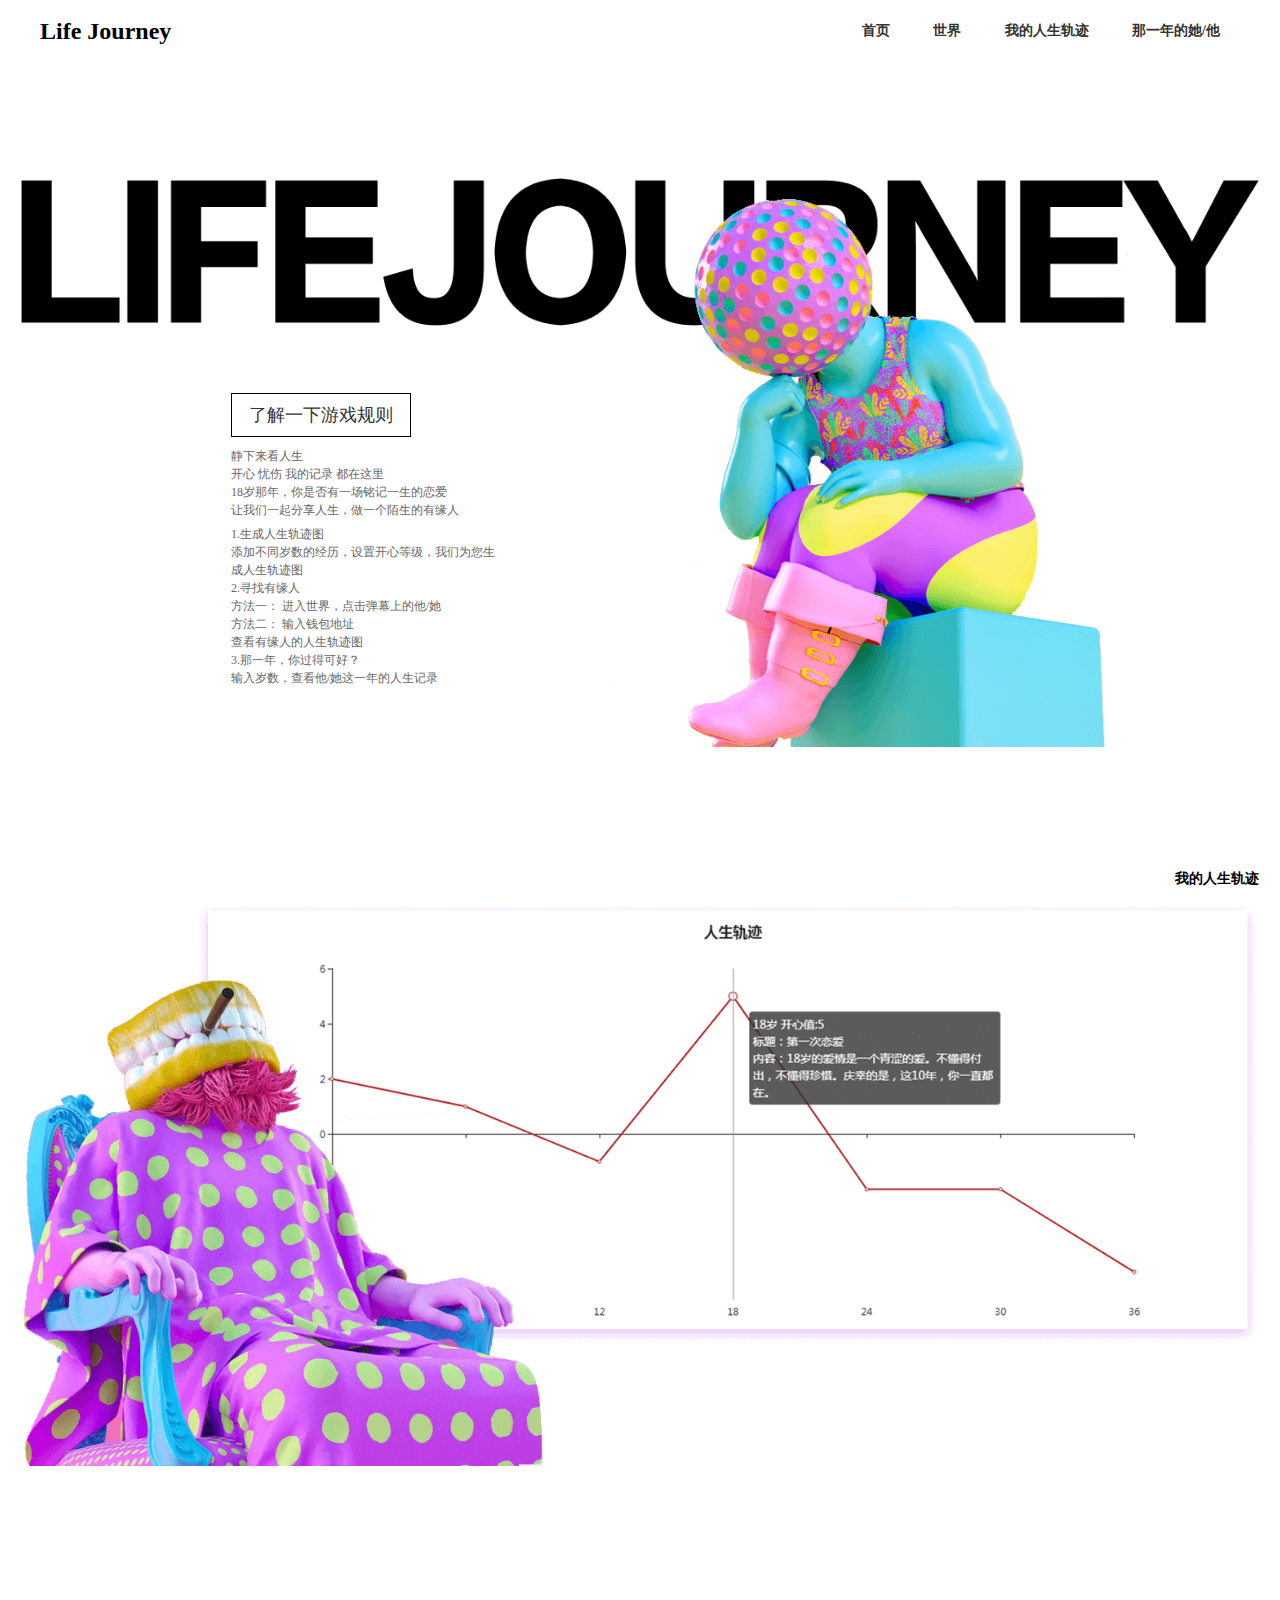
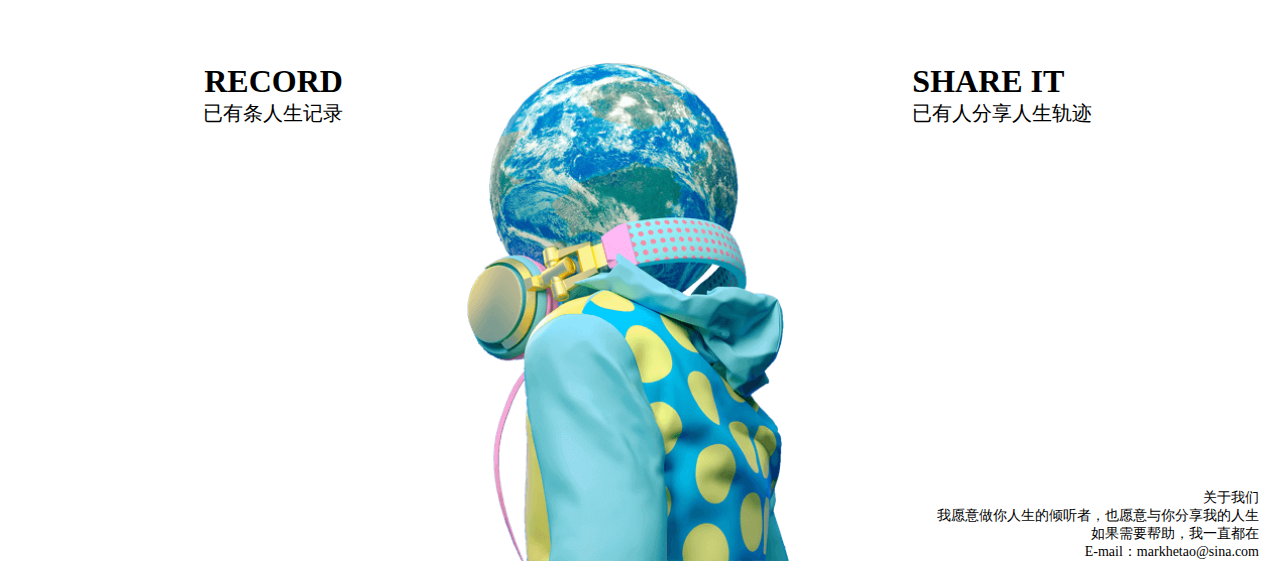
<file: index.html>
<!DOCTYPE html>
<html>
	<head>
		<meta charset="UTF-8">
		<title></title>
		<link rel="stylesheet" type="text/css" href="css/common.css"/>
		<link rel="stylesheet" type="text/css" href="css/main.css"/>
	</head>
	<body>
		<div class="top-item">
			<span class="txtlogo fl">Life Journey</span>
			<div class="fr rnav">
				<span><a href="index.html">首页</a></span>
				<span><a href="page/share.html">世界</a></span>
				<span><a href="page/path_road.html">我的人生轨迹</a></span>
				<span><a href="page/yearPath.html">那一年的她/他</a></span>
			</div>
		</div>
		<div class="floorItem">
			<div class="container f1">
				<div class="txtBox">
					<span class="t"><a href="javascript:;">了解一下游戏规则</a></span>
					<div class="txtitem">
						<p class="item">静下来看人生</p>
						<p class="item">开心 忧伤 我的记录 都在这里</p>
						<p class="item">18岁那年，你是否有一场铭记一生的恋爱</p>
						<p class="item">让我们一起分享人生，做一个陌生的有缘人</p>
						<p class="item mt">1.生成人生轨迹图</p>
						<p class="item">添加不同岁数的经历，设置开心等级，我们为您生成人生轨迹图</p>
						<p class="item">2.寻找有缘人 </p>
						<p class="item">方法一： 进入世界，点击弹幕上的他/她</p>
						<p class="item">方法二： 输入钱包地址</p>
						<p class="item">查看有缘人的人生轨迹图</p>
						<p class="item">3.那一年，你过得可好？</p>
						<p class="item">输入岁数，查看他/她这一年的人生记录</p>
					</div>
				</div>
			</div>
		</div>
		<div class="floorItem">
			<div class="container f2">
				<p class="rtxt"><span class="fr">我的人生轨迹</span></p>
			</div>
		</div>
		<div class="floorItem">
			<div class="container f3">
				<div class="lb childItem">
					<div class="card">
						<span class="tt">RECORD</span>
						<span class="bt">已有<i id="pathNum"></i>条人生记录</span>
					</div>
				</div>
				<div class="cb childItem"></div>
				<div class="rb childItem">
					<div class="card">
						<span class="tt">SHARE IT</span>
						<span class="bt">已有<i id="peopleNum"></i>人分享人生轨迹</span>
					</div>
					<div class="about">
						<p>关于我们</p>
						<p>我愿意做你人生的倾听者，也愿意与你分享我的人生</p>
						<p>如果需要帮助，我一直都在</p>
						<p>E-mail：markhetao@sina.com</p>
					</div>
				</div>
			</div>
		</div>
		<script src="js/jquery-2.1.1.min.js"></script>
		<script src="js/nebPay.js"></script>
		<script src="js/nebulas.js"></script>
		<script src="js/echarts.common.min.js"></script>
		<script src="js/m_pub.js"></script>
		<script src="js/m_main.js"></script>
	</body>
</html>
</file>
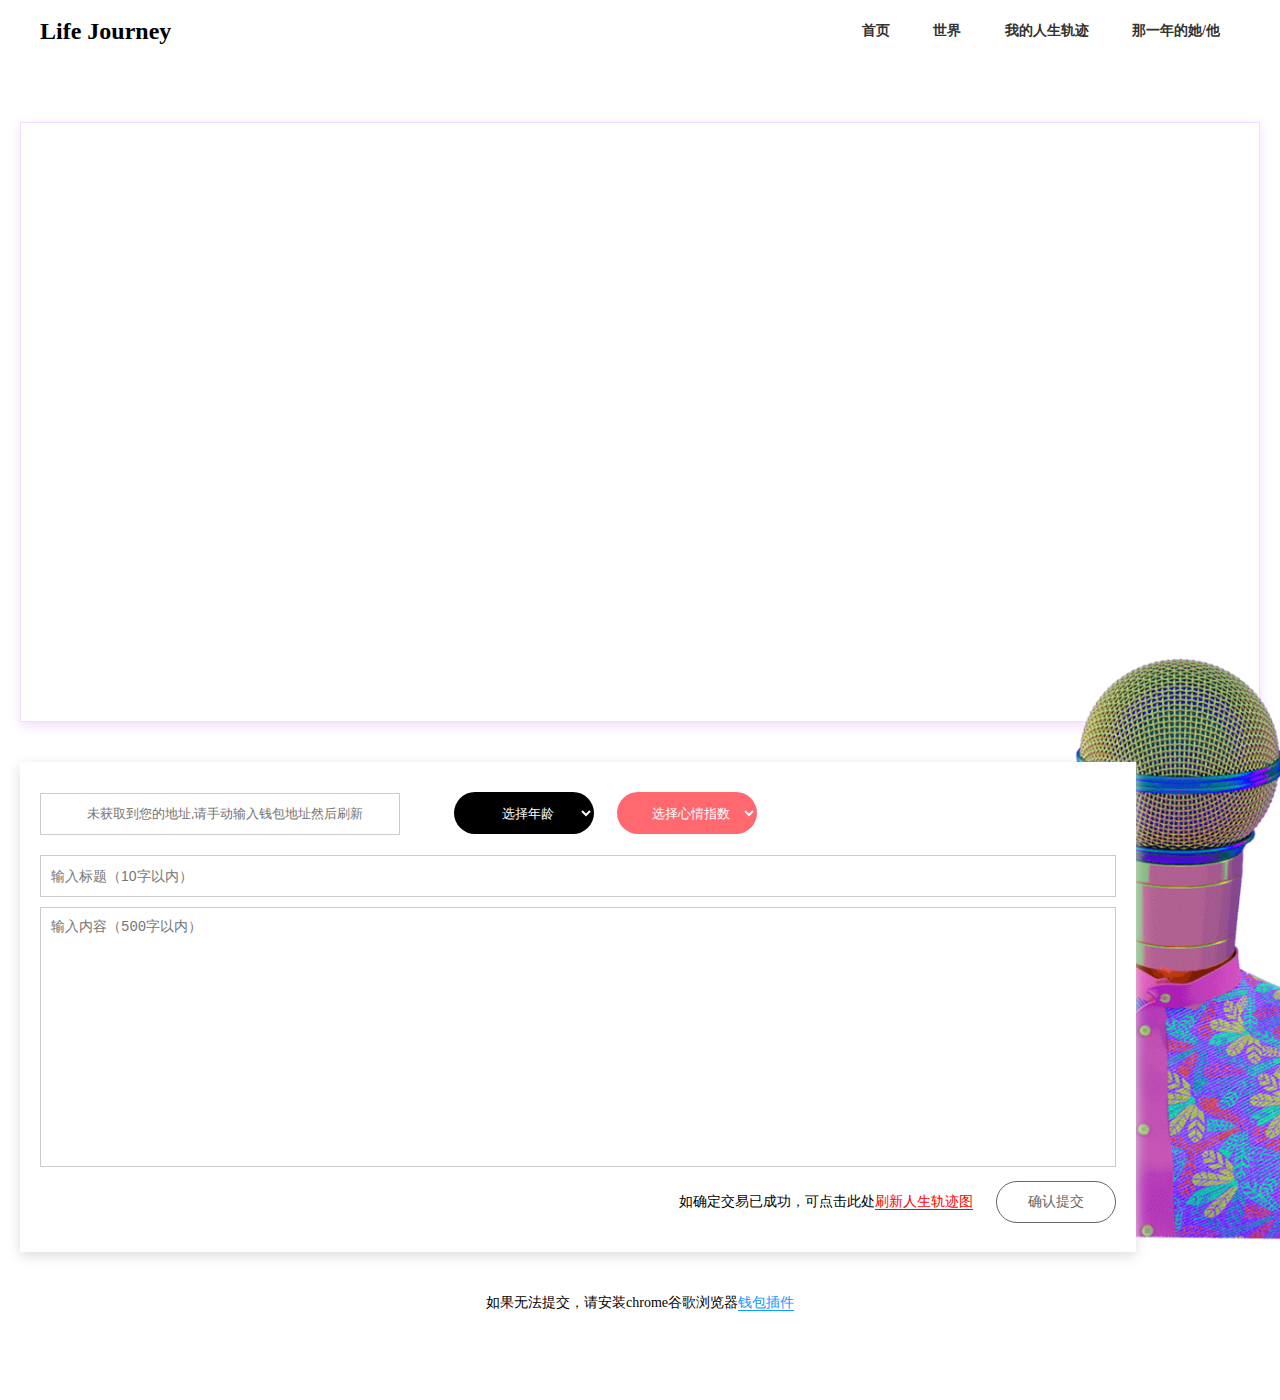
<file: page/path_road.html>
<!DOCTYPE html>
<html>
	<head>
		<meta charset="UTF-8">
		<title></title>
		<link rel="stylesheet" type="text/css" href="../css/common.css"/>
		<link rel="stylesheet" type="text/css" href="../css/main.css"/>
	</head>
	<body>
		<div class="top-item">
			<span class="txtlogo fl">Life Journey</span>
			<div class="fr rnav">
				<span><a href="../index.html">首页</a></span>
				<span><a href="share.html">世界</a></span>
				<span><a href="path_road.html">我的人生轨迹</a></span>
				<span><a href="yearPath.html">那一年的她/他</a></span>
			</div>
		</div>
		<div class="main">
			<div class="container">
				<div class="pathImg" id="pathImg">
					<div class="pathLine" id="pathLine"></div>
				</div>
				<div class="bomPut">
					<div class="bgbox"></div>
					<div class="conbox">
						<div class="tBtn">
							<input id="pathAddr" type="text" class="addr" placeholder="未获取到您的地址,请手动输入钱包地址然后刷新" />
							<select id="pathAge" class="selectbox black">
								<option value="">选择年龄</option>
								<option value="0">0岁</option><option value="1">1岁</option><option value="2">2岁</option><option value="3">3岁</option><option value="4">4岁</option><option value="5">5岁</option><option value="6">6岁</option><option value="7">7岁</option><option value="8">8岁</option><option value="9">9岁</option><option value="10">10岁</option><option value="11">11岁</option><option value="12">12岁</option><option value="13">13岁</option><option value="14">14岁</option><option value="15">15岁</option><option value="16">16岁</option><option value="17">17岁</option><option value="18">18岁</option><option value="19">19岁</option><option value="20">20岁</option><option value="21">21岁</option><option value="22">22岁</option><option value="23">23岁</option><option value="24">24岁</option><option value="25">25岁</option><option value="26">26岁</option><option value="27">27岁</option><option value="28">28岁</option><option value="29">29岁</option><option value="30">30岁</option><option value="31">31岁</option><option value="32">32岁</option><option value="33">33岁</option><option value="34">34岁</option><option value="35">35岁</option><option value="36">36岁</option><option value="37">37岁</option><option value="38">38岁</option><option value="39">39岁</option><option value="40">40岁</option><option value="41">41岁</option><option value="42">42岁</option><option value="43">43岁</option><option value="44">44岁</option><option value="45">45岁</option><option value="46">46岁</option><option value="47">47岁</option><option value="48">48岁</option><option value="49">49岁</option><option value="50">50岁</option><option value="51">51岁</option><option value="52">52岁</option><option value="53">53岁</option><option value="54">54岁</option><option value="55">55岁</option><option value="56">56岁</option><option value="57">57岁</option><option value="58">58岁</option><option value="59">59岁</option><option value="60">60岁</option><option value="61">61岁</option><option value="62">62岁</option><option value="63">63岁</option><option value="64">64岁</option><option value="65">65岁</option><option value="66">66岁</option><option value="67">67岁</option><option value="68">68岁</option><option value="69">69岁</option><option value="70">70岁</option><option value="71">71岁</option><option value="72">72岁</option><option value="73">73岁</option><option value="74">74岁</option><option value="75">75岁</option><option value="76">76岁</option><option value="77">77岁</option><option value="78">78岁</option><option value="79">79岁</option><option value="80">80岁</option><option value="81">81岁</option><option value="82">82岁</option><option value="83">83岁</option><option value="84">84岁</option><option value="85">85岁</option><option value="86">86岁</option><option value="87">87岁</option><option value="88">88岁</option><option value="89">89岁</option><option value="90">90岁</option><option value="91">91岁</option><option value="92">92岁</option><option value="93">93岁</option><option value="94">94岁</option><option value="95">95岁</option><option value="96">96岁</option><option value="97">97岁</option><option value="98">98岁</option><option value="99">99岁</option><option value="100">100岁</option>
							</select>
							<select id="pathHappy" class="selectbox red">
								<option value="">选择心情指数</option>
								<option value="5">超开心（5）</option>
								<option value="4">很开心（4）</option>
								<option value="3">较开心（3）</option>
								<option value="2">有开心（2）</option>
								<option value="1">一般般 （1）</option>
								<option value="0">不喜不忧（0）</option>
								<option value="-1">较烦闷（-1）</option>
								<option value="-2">有伤心（-2）</option>
								<option value="-3">较伤心（-3）</option>
								<option value="-4">很伤心（-4）</option>
								<option value="-5">最悲伤（-5）</option>
							</select>
						</div>
						<div class="ptit">
							<input id="pathTitle" maxlength="10" type="text" placeholder="输入标题（10字以内）"/>
						</div>
						<div class="pcon">
							<textarea id="pathContent" maxlength="500" placeholder="输入内容（500字以内）"></textarea>
						</div>
						<div class="bombtn">
							<span>如确定交易已成功，可点击此处<em id="reloadPath">刷新人生轨迹图</em></span>
							<button id="putSub">确认提交</button>
						</div>
					</div>
				</div>
				<p style="line-height:42px;text-align: center;padding-bottom:60px;">如果无法提交，请安装chrome谷歌浏览器<a style="color:#1197FF;border-bottom:1px solid #1197FF;" href="https://github.com/ChengOrangeJu/WebExtensionWallet">钱包插件</a></p>
			</div>
		</div>
		<script src="../js/jquery-2.1.1.min.js"></script>
		<script src="../js/nebPay.js"></script>
		<script src="../js/nebulas.js"></script>
		<script src="../js/echarts.common.min.js"></script>
		<script src="../js/m_pub.js"></script>
		<script src="../js/m_path.js"></script>
	</body>
</html>
</file>
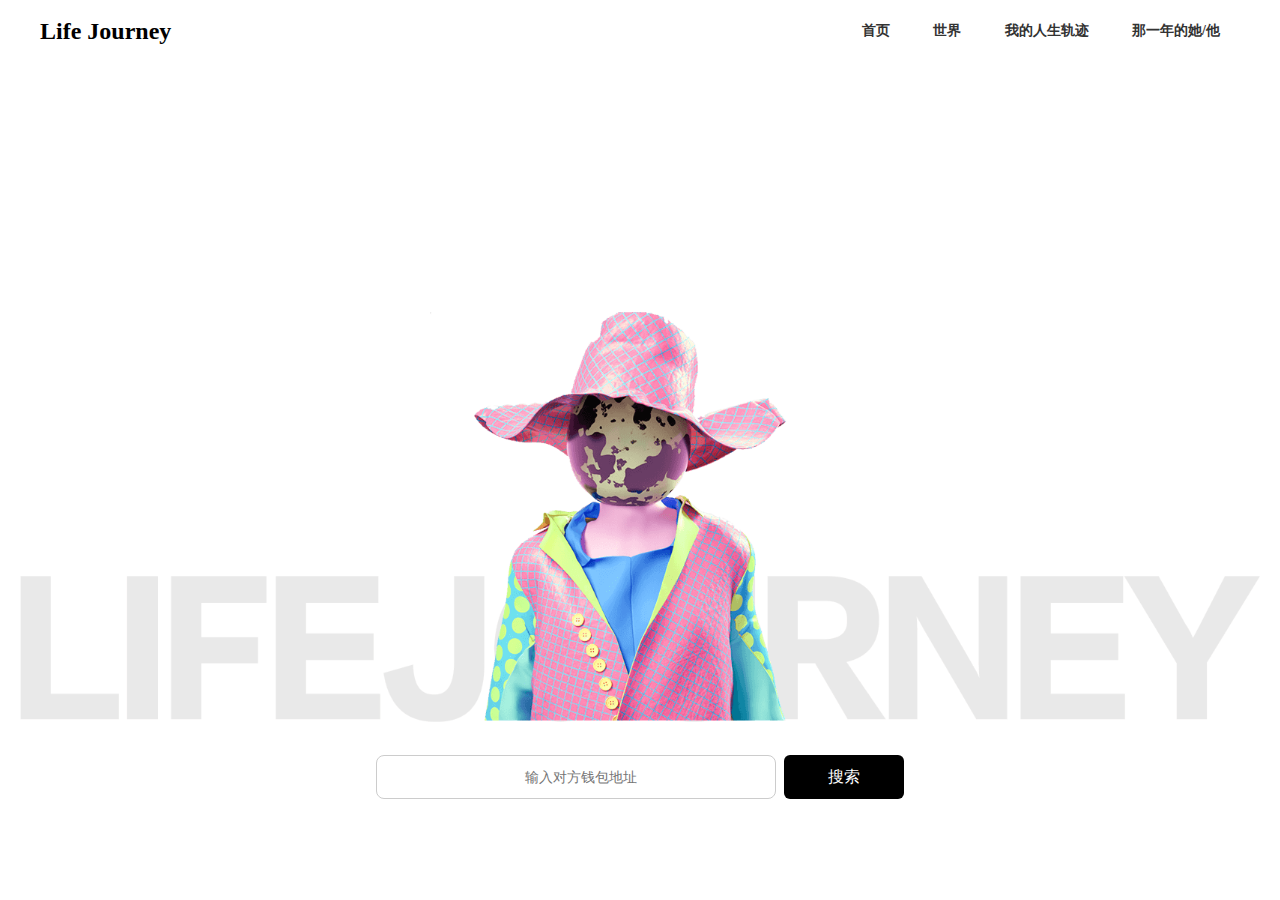
<file: page/share.html>
<!DOCTYPE html>
<html>
	<head>
		<meta charset="UTF-8">
		<title></title>
		<link rel="stylesheet" type="text/css" href="../css/common.css"/>
		<link rel="stylesheet" type="text/css" href="../css/main.css"/>
		<link rel="stylesheet" type="text/css" href="../css/barrager.css"/>
	</head>
	<body>
		<div class="top-item">
			<span class="txtlogo fl">Life Journey</span>
			<div class="fr rnav">
				<span><a href="../index.html">首页</a></span>
				<span><a href="share.html">世界</a></span>
				<span><a href="path_road.html">我的人生轨迹</a></span>
				<span><a href="yearPath.html">那一年的她/他</a></span>
			</div>
		</div>
		<div class="sbox">
			<div class="danbox container">
				<div class="dancon" id="dancon"></div>
				<div class="putBox">
					<input id="txtVal" type="text" placeholder="输入对方钱包地址"/>
					<button id="getData">搜索</button>
				</div>
			</div>
		</div>
		<script src="../js/jquery-2.1.1.min.js"></script>
		<script src="../js/jquery.barrager.js"></script>
		<script src="../js/nebPay.js"></script>
		<script src="../js/nebulas.js"></script>
		<script src="../js/m_pub.js"></script>
		<script src="../js/share.js"></script>
		<script>

		</script>
	</body>
</html>
</file>
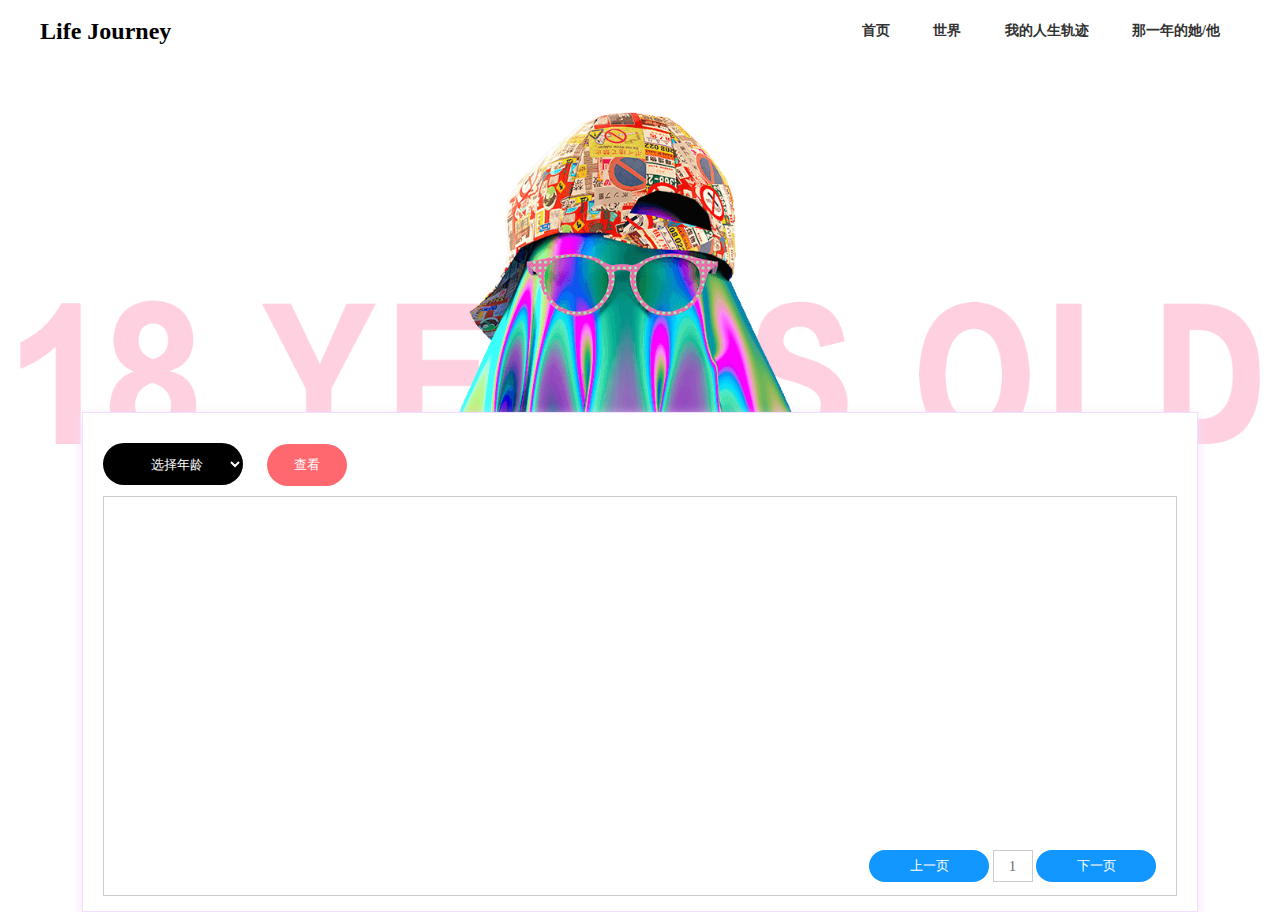
<file: page/yearPath.html>
<!DOCTYPE html>
<html>
	<head>
		<meta charset="UTF-8">
		<title></title>
		<link rel="stylesheet" type="text/css" href="../css/common.css"/>
		<link rel="stylesheet" type="text/css" href="../css/main.css"/>
		<link rel="stylesheet" type="text/css" href="../css/barrager.css"/>
	</head>
	<body>
		<div class="top-item">
			<span class="txtlogo fl">Life Journey</span>
			<div class="fr rnav">
				<span><a href="../index.html">首页</a></span>
				<span><a href="share.html">世界</a></span>
				<span><a href="path_road.html">我的人生轨迹</a></span>
				<span><a href="yearPath.html">那一年的她/他</a></span>
			</div>
		</div>
		<div class="yearBox">
			<div class="container bgbox">
				<div class="conBox">
					<div class="tbtn">
						<select id="searchAge" class="selectbox black">
							<option value="">选择年龄</option>
							<option value="0">0岁</option><option value="1">1岁</option><option value="2">2岁</option><option value="3">3岁</option><option value="4">4岁</option><option value="5">5岁</option><option value="6">6岁</option><option value="7">7岁</option><option value="8">8岁</option><option value="9">9岁</option><option value="10">10岁</option><option value="11">11岁</option><option value="12">12岁</option><option value="13">13岁</option><option value="14">14岁</option><option value="15">15岁</option><option value="16">16岁</option><option value="17">17岁</option><option value="18">18岁</option><option value="19">19岁</option><option value="20">20岁</option><option value="21">21岁</option><option value="22">22岁</option><option value="23">23岁</option><option value="24">24岁</option><option value="25">25岁</option><option value="26">26岁</option><option value="27">27岁</option><option value="28">28岁</option><option value="29">29岁</option><option value="30">30岁</option><option value="31">31岁</option><option value="32">32岁</option><option value="33">33岁</option><option value="34">34岁</option><option value="35">35岁</option><option value="36">36岁</option><option value="37">37岁</option><option value="38">38岁</option><option value="39">39岁</option><option value="40">40岁</option><option value="41">41岁</option><option value="42">42岁</option><option value="43">43岁</option><option value="44">44岁</option><option value="45">45岁</option><option value="46">46岁</option><option value="47">47岁</option><option value="48">48岁</option><option value="49">49岁</option><option value="50">50岁</option><option value="51">51岁</option><option value="52">52岁</option><option value="53">53岁</option><option value="54">54岁</option><option value="55">55岁</option><option value="56">56岁</option><option value="57">57岁</option><option value="58">58岁</option><option value="59">59岁</option><option value="60">60岁</option><option value="61">61岁</option><option value="62">62岁</option><option value="63">63岁</option><option value="64">64岁</option><option value="65">65岁</option><option value="66">66岁</option><option value="67">67岁</option><option value="68">68岁</option><option value="69">69岁</option><option value="70">70岁</option><option value="71">71岁</option><option value="72">72岁</option><option value="73">73岁</option><option value="74">74岁</option><option value="75">75岁</option><option value="76">76岁</option><option value="77">77岁</option><option value="78">78岁</option><option value="79">79岁</option><option value="80">80岁</option><option value="81">81岁</option><option value="82">82岁</option><option value="83">83岁</option><option value="84">84岁</option><option value="85">85岁</option><option value="86">86岁</option><option value="87">87岁</option><option value="88">88岁</option><option value="89">89岁</option><option value="90">90岁</option><option value="91">91岁</option><option value="92">92岁</option><option value="93">93岁</option><option value="94">94岁</option><option value="95">95岁</option><option value="96">96岁</option><option value="97">97岁</option><option value="98">98岁</option><option value="99">99岁</option><option value="100">100岁</option>
						</select>
						<button class="search" id="lookDet">查看</button>
					</div>
					<div class="conList">
						<div class="listbox">
							<p id="emptytip" class="emptytip">暂无数据</p>
							<ul id="listcon">
							</ul>
						</div>
						<div class="page">
							<button id="prev" class="prev">上一页</button>
							<span class="pageVal" id="pageVal">1</span>
							<button id="next" class="next">下一页</button>
						</div>
					</div>
				</div>
			</div>
		</div>
		<script src="../js/jquery-2.1.1.min.js"></script>
		<script src="../js/nebPay.js"></script>
		<script src="../js/nebulas.js"></script>
		<script src="../js/m_pub.js"></script>
		<script src="../js/yearpath.js"></script>
	</body>
</html>
</file>
<file: css/common.css>
body,html,head,section,h1,h2,h3,h4,h5,h6,hr,p,blockquote,address,dl,dt,dd,ul,ol,li,pre,fieldset,legend,button,input,textarea,form,div,table,footer,th,td,img{
    margin: 0;
    padding: 0;
}
html,body{
	font-family:"微软雅黑", "Microsoft YaHei", "华文细黑";
	font-size: 14px;
}
*{
	box-sizing: border-box;
}
ul,ol,li{
	list-style:none;
}
input[type=button],button{
	border: 0;
	outline: none;
	cursor: pointer;
}
input[type=text]{
	padding-left: 10px;
}
a{
	color: #333;
	text-decoration: none;
}
img{
	display: block;
	max-height: 100%;
}
a:hover{
	/*color: #dc0006;*/
	/*text-decoration: underline;*/
}
a.btn:hover{
	text-decoration: none;
}
.btn{
	text-align: center;
}
.wrap{
	width:100%;
	overflow: auto;
	height:100%;
}
i,em{
	font-style: normal;
}
h1,h2,h3,h4,h5,h6 {
    font-weight: normal
}
img  {
	width: 100%;
   image-rendering: optimizeQuality;  /* Firefox 3.6+; default behavior is identical, no need to specify */
   -ms-interpolation-mode: bicubic;   /* Internet Explorer 7.0; default in IE8+ */
}
.container{
	width: 1240px;
	margin: 0 auto;
}
.container:after{
	content:".";
	display:block;
	height:0;
	clear:both;
	visibility:hidden
}
.mr20{
	margin-right: 20px;
}
.fl{
	float: left;
}
.fr{
	float: right;
}
.clearfix:after{
	content:".";
	display:block;
	height:0;
	clear:both;
	visibility:hidden
}
.clearfix{zoom: 1;}
</file>
<file: css/main.css>
.top-item{
	width: 100%;
	overflow: hidden;
	padding:10px 40px;
	line-height:42px;
	font-weight:bold;
}
.txtlogo{
	font-size: 24px;
}
.rnav span{
	display:inline-block;
	padding:0 20px;
}
.rnav span a{
}
.rnav span a:hover{
	text-decoration:none;
	border-bottom:2px solid #000;
}
.floorItem>div{
	position:relative;
	border:1px solid transparent;
}
.floorItem .f1{
	height:800px;
	background: url(../img/f1bg.png) no-repeat right;
	background-size:100% auto;
}
.floorItem .txtBox{
	width:285px;
	overflow:hidden;
	text-align:left;
	padding:10px;
	margin:320px 0 0 200px;
	color: #666;
}
.floorItem .txtBox .t{
	display:block;
	width:180px;
	font-size: 18px;
	line-height:42px;
	border: 1px solid #000;
	text-align:center;
	margin-bottom:10px;
}
.floorItem .txtBox .item{
	line-height:18px;
	font-size: 12px;
}
.floorItem .txtBox .mt{
	margin-top:6px;
}
.floorItem .f2{
	height:800px;
	background: url(../img/f2bg.png) no-repeat left 40px;
	background-size:100% auto;
}
.f2 .rtxt{
	line-height: 32px;
	font-weight:bold;
	font-size: 14px;
}
.floorItem .f3{
	height:500px;
}
.f3 .childItem{
	height:100%;
	float: left;
}
.f3 .lb,.f3 .rb{
	width:26%;
}
.f3 .lb{
	
	text-align:right;
}
.f3 .rb{
	text-align:left;
}
.f3 .cb{
	width:46%;
	background: url(../img/f3bg.png) no-repeat center;
	background-size:auto 100%;
}
.f3 .tt{
	font-size:32px;
	font-weight:bold;
}
.f3 .bt{
	font-size:20px;
}
.f3 .card span{
	display: block;
}
.f3 .about{
	text-align: right;
	position: absolute;
	right: 0;
	bottom: 0;
}
.pathImg{
	position: relative;
	width: 100%;
	height:600px;
	padding:20px 0;
	border:1px solid #f2defe;
	box-shadow:0 4px 12px #f2defe;
	margin-top:60px;
}
.pathLine{
	width: 100%;
	height:100%;
}
.bomPut{
	position: relative;
	width: 100%;
	height:520px;
	margin-top:40px;
}
.bomPut .bgbox{
	width:450px;
	height:584px;
	position: absolute;
    right: -188px;
    top: -104px;
	z-index:88;
	background: url(../img/putbg.png) no-repeat right bottom;
	background-size:auto 100%;
}
.bomPut .conbox{
	position: absolute;
	left: 0;
	top:0;
	z-index:99;
	width:90%;
	height:490px;
	padding:20px;
	box-shadow:0 4px 12px #ddd;
	background: #fff;
}
.bomPut .tBtn{
	width: 100%;
	padding:10px 0;
}
.bomPut .tBtn span{
	display: inline-block;
	line-height: 36px;
	border-radius:36px;
	padding:0 20px;
	margin-right: 30px;
}
.bomPut .tBtn .selectbox.black,.yearBox .selectbox.black{
	background:#000;
}
.bomPut .tBtn .selectbox.red{
	background:#ff686f;
}
.bomPut .addr{
	text-align: center;
	width:360px;
	height:42px;
	line-height: 42px;
	border:1px solid #ccc;
	margin-right:50px;
}
.bomPut .tBtn .selectbox,.yearBox .selectbox.black{
	border:0;
	color:#fff;
	width:140px;
	height:42px;
	line-height: 42px;
	border-radius:42px;
	outline:0;
	padding-left:20px;
	text-align: center;
	margin-right:20px;
}
.bomPut .ptit{
	width: 100%;
	margin:10px 0;
}
.bomPut .ptit input{
	width: 100%;
	height:42px;
	line-height: 42px;
	font-size: 14px;
	border:1px solid #ccc;
}
.bomPut .ptit input.errbor{
	border: 1px solid #ff0000;
}
.bomPut .addr.errbor{
	border: 1px solid #ff0000;
}
.bomPut .tBtn .selectbox.errbor{
	border: 1px solid #ff0000;
}
.bomPut .pcon textarea.errbor{
	border: 1px solid #ff0000;
}
.bomPut .pcon{
	width: 100%;
}
.bomPut .pcon textarea{
	width: 100%;
	resize: none;
	padding:10px;
	height:260px;
	font-size: 14px;
	border:1px solid #ccc;
}
.bomPut .bombtn{
	width: 100%;
	padding:10px 0;
	text-align: right;
}
.bomPut .bombtn button{
	width: 120px;
	height: 42px;
	text-align: center;
	border-radius:42px;
	color: #666;
	font-size: 14px;
	background:none;
	border: 1px solid #666;
}
.bomPut .bombtn button:hover{
	background:#666;
	color:#fff;
}
#reloadPath{
	color:#FF0000;
	border-bottom:1px solid #FF0000;
	cursor: pointer;
	margin-right:20px;
}


.sbox{
	width: 100%;
	position: relative;
	margin-top:60px;
	height:680px;
}
.sbox .dancon{
	position: relative;
	width: 100%;
	height:600px;
	overflow: hidden;
	background:url(../img/dantxtbg.png) no-repeat left bottom;
	background-size:100% auto;
}
.sbox .dancon .barrage{
	-webkit-transform: translate3d(0, 0, 0);
   -moz-transform: translate3d(0, 0, 0);
   -ms-transform: translate3d(0, 0, 0);
   transform: translate3d(0, 0, 0);
}
.sbox .danbox{
	height:680px;
}
.sbox .putBox{
	width: 100%;
	text-align: center;
	padding:33px 0;
}
.sbox .putBox input{
	width:400px;
	height: 44px;
	line-height: 44px;
	border-radius:8px;
	border: 1px solid #000;
	text-align: center;
	font-size: 14px;
	margin-right:5px;
	border:1px solid #ccc;
}
.sbox .putBox button{
	width:120px;
	height: 44px;
	line-height: 44px;
	border-radius:6px;
	background:#000;
	color:#fff;
	font-size: 16px;
}


.yearBox{
	width: 100%;
	margin-top: 50px;
}
.yearBox .bgbox{
	position: relative;
	height:800px;
	background: url(../img/yearbg.png) no-repeat left top;
	background-size:100% auto;
}
.yearBox .conBox{
	position: absolute;
	bottom: 0;
	left:5%;
	width:90%;
	height:500px;
	background: #fff;
	border:1px solid #f2defe;
	box-shadow:0 4px 12px #f2defe;
	padding:20px;
}
.yearBox .tbtn{
	width: 100%;
	padding:10px 0;
}
.yearBox .search{
	width:80px;
	text-align: center;
	background: #FF686F;
	color: #fff;
	height:42px;
	border-radius:42px;
}
.yearBox .conList{
	width: 100%;
	height:400px;
	border: 1px solid #ccc;
}
.yearBox .conList li{
	padding:10px 0;
	width:100%;
	border-bottom:1px dashed #ccc;
}
.yearBox .conList li .t{
	font-size:14px;
	font-weight: bold;
}
.yearBox .conList li p{
	width: 100%;
	overflow: hidden;
}
.yearBox .conList .topp{
	margin-bottom: 10px;
}
.yearBox .conList li a{
	color:#1197ff;
}
.listbox{
	width: 100%;
	height:340px;
	overflow: auto;
	padding:0 20px;
}
.listbox::-webkit-scrollbar {/*滚动条整体样式*/
    width: 10px;     /*高宽分别对应横竖滚动条的尺寸*/
    height: 1px;
}
.listbox::-webkit-scrollbar-thumb {/*滚动条里面小方块*/
    border-radius: 10px;
     -webkit-box-shadow: inset 0 0 5px rgba(0,0,0,0.2);
    background: #535353;
}
.listbox::-webkit-scrollbar-track {/*滚动条里面轨道*/
    -webkit-box-shadow: inset 0 0 5px rgba(0,0,0,0.2);
    border-radius: 10px;
    background: #EDEDED;
}
.yearBox .conList li .con{
	line-height:16px;
	color: #999;
}
.yearBox .page{
	text-align:  right;
	width: 100%;
	padding:13px 20px;
}
.yearBox .page button{
	line-height: 32px;
	height:32px;
	width:120px;
	border-radius:42px;
	background:#1197FF;
	color: #fff;
	vertical-align:bottom;
}
.yearBox .emptytip{
	text-align: center;
	color:#999;
	line-height: 42px;
	border-bottom:none;
	display: none;
}
.yearBox .emptytip.show{
	display: block;
}
.yearBox .page .pageVal{
	display: inline-block;
	vertical-align:bottom;
	height:32px;
	line-height: 32px;
	width:40px;
	background: #fff;
	color: #666;
	border: 1px solid #ccc;
	text-align: center;
}
</file>
<file: css/barrager.css>
.barrage{position:absolute;bottom:70px;display: inline-block;z-index: 99999}
.barrage_box{padding-right: 8px; height: 40px;display: inline-block;border-radius: 25px;transition: all .3s;}
.barrage_box .portrait{ display: inline-block;margin-top: 4px; margin-left: 4px; width: 32px;height: 32px;border-radius: 50%;overflow: hidden;}
.barrage_box .portrait img{width: 100%;height: 100%;}
.barrage_box div.p span{ margin-right: 2px; font-size: 14px;color: #000;line-height: 40px;margin-left: 18px;font-size:16px;display:inline-block;}
.barrage_box div.p span:hover{text-decoration: underline;}
.barrage_box .close{visibility: hidden;opacity: 0; text-align: center; width:25px;height: 25px;margin-left: 20px;border-radius: 50%;background:rgba(255,255,255,.1);margin-top:8px; background-image: url(close.png);}
.barrage_box:hover .close{visibility:visible;opacity: 1;}
.barrage_box .close a{display:block;}
.barrage_box .close .icon-close{font-size: 14px;color:rgba(255,255,255,.5);display: inline-block;margin-top: 5px; }
.barrage .z {float: left !important;}
.barrage  a{text-decoration:none;}
</file>
